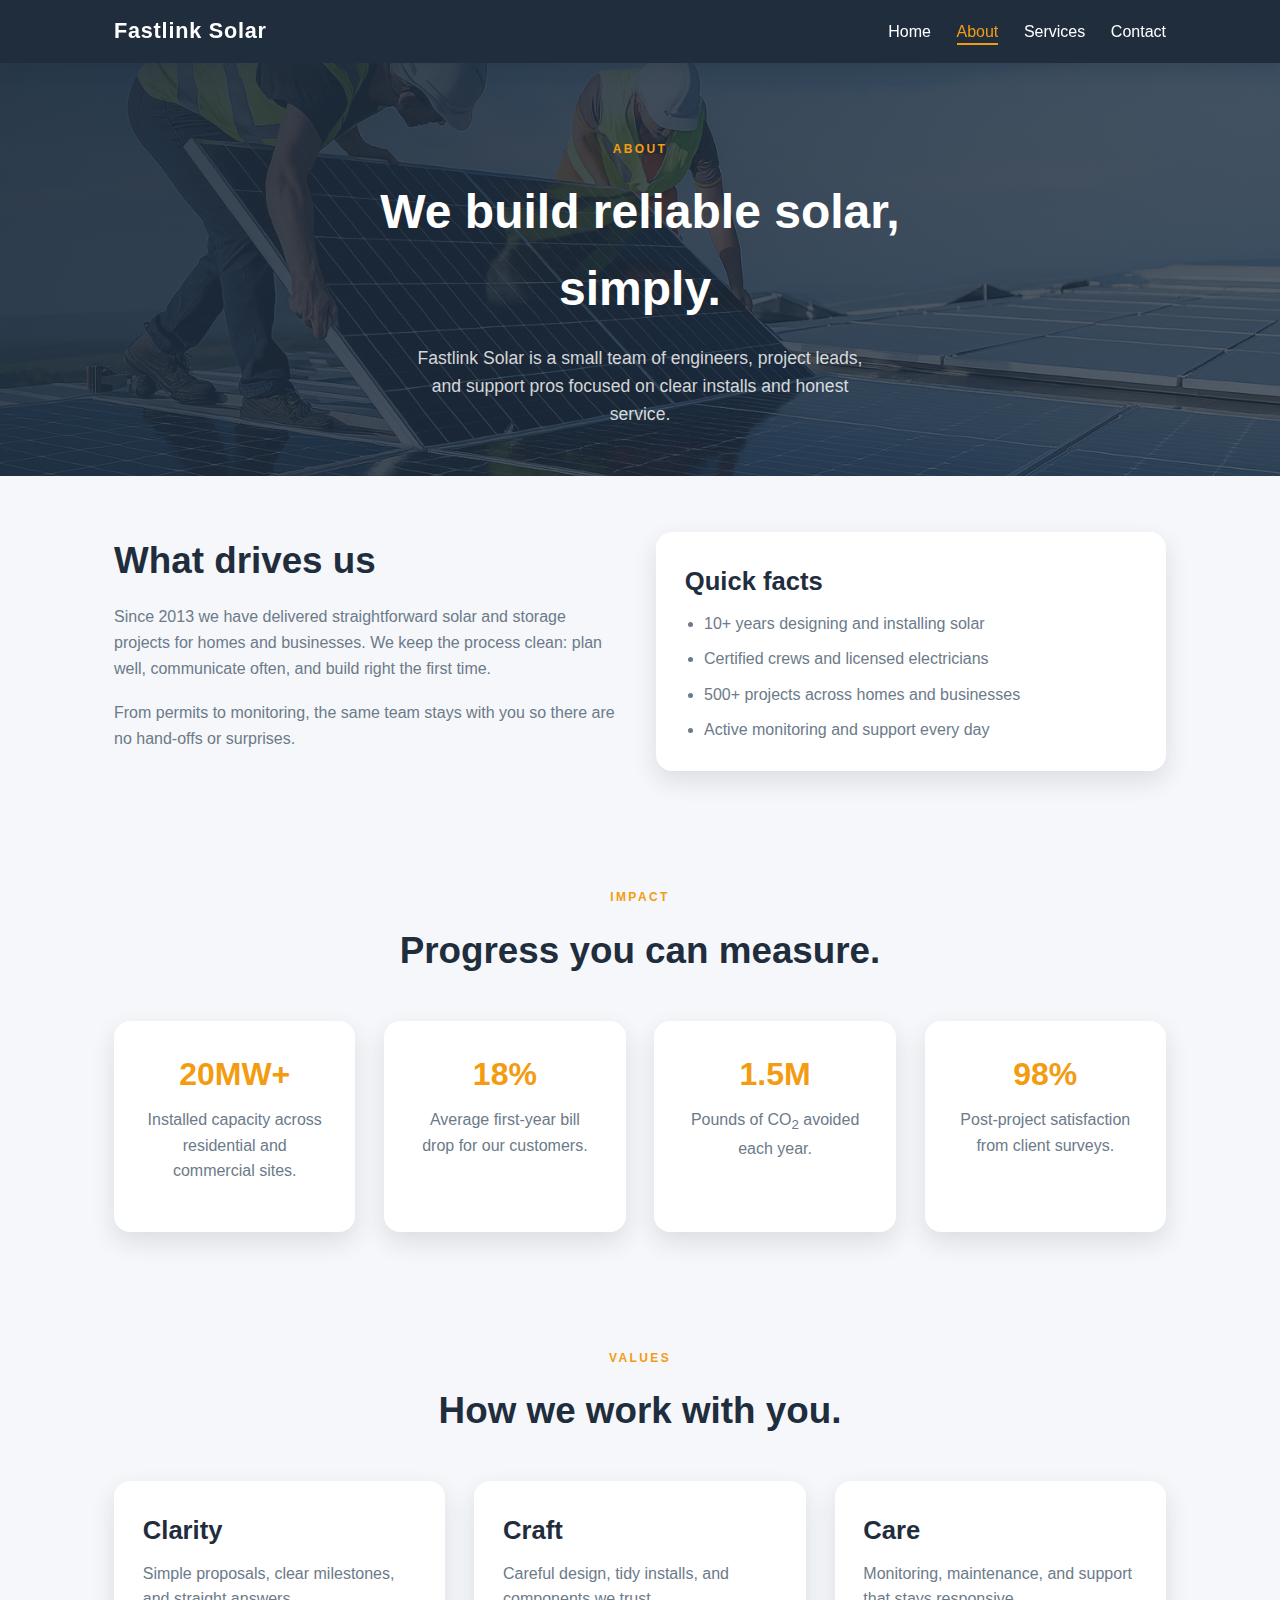
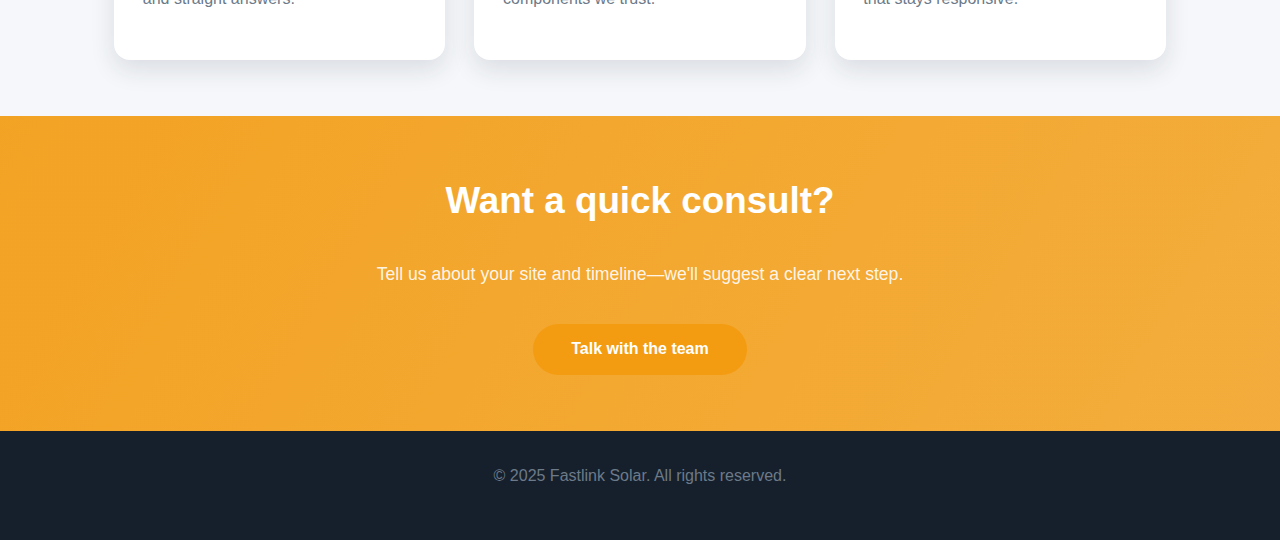
<file: About.html>
<!DOCTYPE html>
<html lang="en">
<head>
    <meta charset="utf-8">
    <meta name="viewport" content="width=device-width, initial-scale=1.0">
    <title>About | Fastlink Solar</title>
   <link rel="icon" type="image/jpg" href="./Images/Logo.jpg">
    <link rel="stylesheet" href="Styles/About.css">
</head>
<body>
    <header class="main-header">
        <div class="container">
            <a href="./" class="brand" aria-label="Fastlink Solar home">Fastlink Solar</a>

            <input type="checkbox" id="nav-check" aria-label="Toggle navigation">
            <label for="nav-check" class="nav-toggle" aria-hidden="true">
                <span></span><span></span><span></span>
            </label>

            <nav class="main-nav" aria-label="Primary navigation">
                <ul>
                    <li><a href="./">Home</a></li>
                    <li><a href="./About.html" class="active">About</a></li>
                    <li><a href="./Services.html">Services</a></li>
                    <li><a href="./Contact.html">Contact</a></li>
                </ul>
            </nav>
        </div>
    </header>

    <main>
        <section class="page-hero">
            <div class="container narrow">
                <span class="eyebrow">About</span>
                <h1>We build reliable solar, simply.</h1>
                <p class="lead">Fastlink Solar is a small team of engineers, project leads, and support pros focused on clear installs and honest service.</p>
            </div>
        </section>

        <section class="section">
            <div class="container split-grid">
                <div>
                    <h2>What drives us</h2>
                    <p>Since 2013 we have delivered straightforward solar and storage projects for homes and businesses. We keep the process clean: plan well, communicate often, and build right the first time.</p>
                    <p>From permits to monitoring, the same team stays with you so there are no hand-offs or surprises.</p>
                </div>
                <div class="info-card">
                    <h3>Quick facts</h3>
                    <ul class="checklist">
                        <li>10+ years designing and installing solar</li>
                        <li>Certified crews and licensed electricians</li>
                        <li>500+ projects across homes and businesses</li>
                        <li>Active monitoring and support every day</li>
                    </ul>
                </div>
            </div>
        </section>

        <section class="section">
            <div class="container">
                <div class="section-header">
                    <span class="eyebrow">Impact</span>
                    <h2>Progress you can measure.</h2>
                </div>
                <div class="stats-grid">
                    <div class="stat-card">
                        <strong>20MW+</strong>
                        <p>Installed capacity across residential and commercial sites.</p>
                    </div>
                    <div class="stat-card">
                        <strong>18%</strong>
                        <p>Average first-year bill drop for our customers.</p>
                    </div>
                    <div class="stat-card">
                        <strong>1.5M</strong>
                        <p>Pounds of CO<sub>2</sub> avoided each year.</p>
                    </div>
                    <div class="stat-card">
                        <strong>98%</strong>
                        <p>Post-project satisfaction from client surveys.</p>
                    </div>
                </div>
            </div>
        </section>

        <section class="section">
            <div class="container">
                <div class="section-header">
                    <span class="eyebrow">Values</span>
                    <h2>How we work with you.</h2>
                </div>
                <div class="values-grid">
                    <article class="value-card">
                        <h3>Clarity</h3>
                        <p>Simple proposals, clear milestones, and straight answers.</p>
                    </article>
                    <article class="value-card">
                        <h3>Craft</h3>
                        <p>Careful design, tidy installs, and components we trust.</p>
                    </article>
                    <article class="value-card">
                        <h3>Care</h3>
                        <p>Monitoring, maintenance, and support that stays responsive.</p>
                    </article>
                </div>
            </div>
        </section>

        <section class="section cta-section">
            <div class="container">
                <div class="cta-content">
                    <h2>Want a quick consult?</h2>
                    <p class="lead">Tell us about your site and timeline—we'll suggest a clear next step.</p>
                    <a href="./Contact.html" class="btn">Talk with the team</a>
                </div>
            </div>
        </section>
    </main>

    <footer class="site-footer">
        <div class="container footer-content">
            <p>&copy; <span id="current-year">2025</span> Fastlink Solar. All rights reserved.</p>
            
        </div>
    </footer>
</body>
</html>
</file>
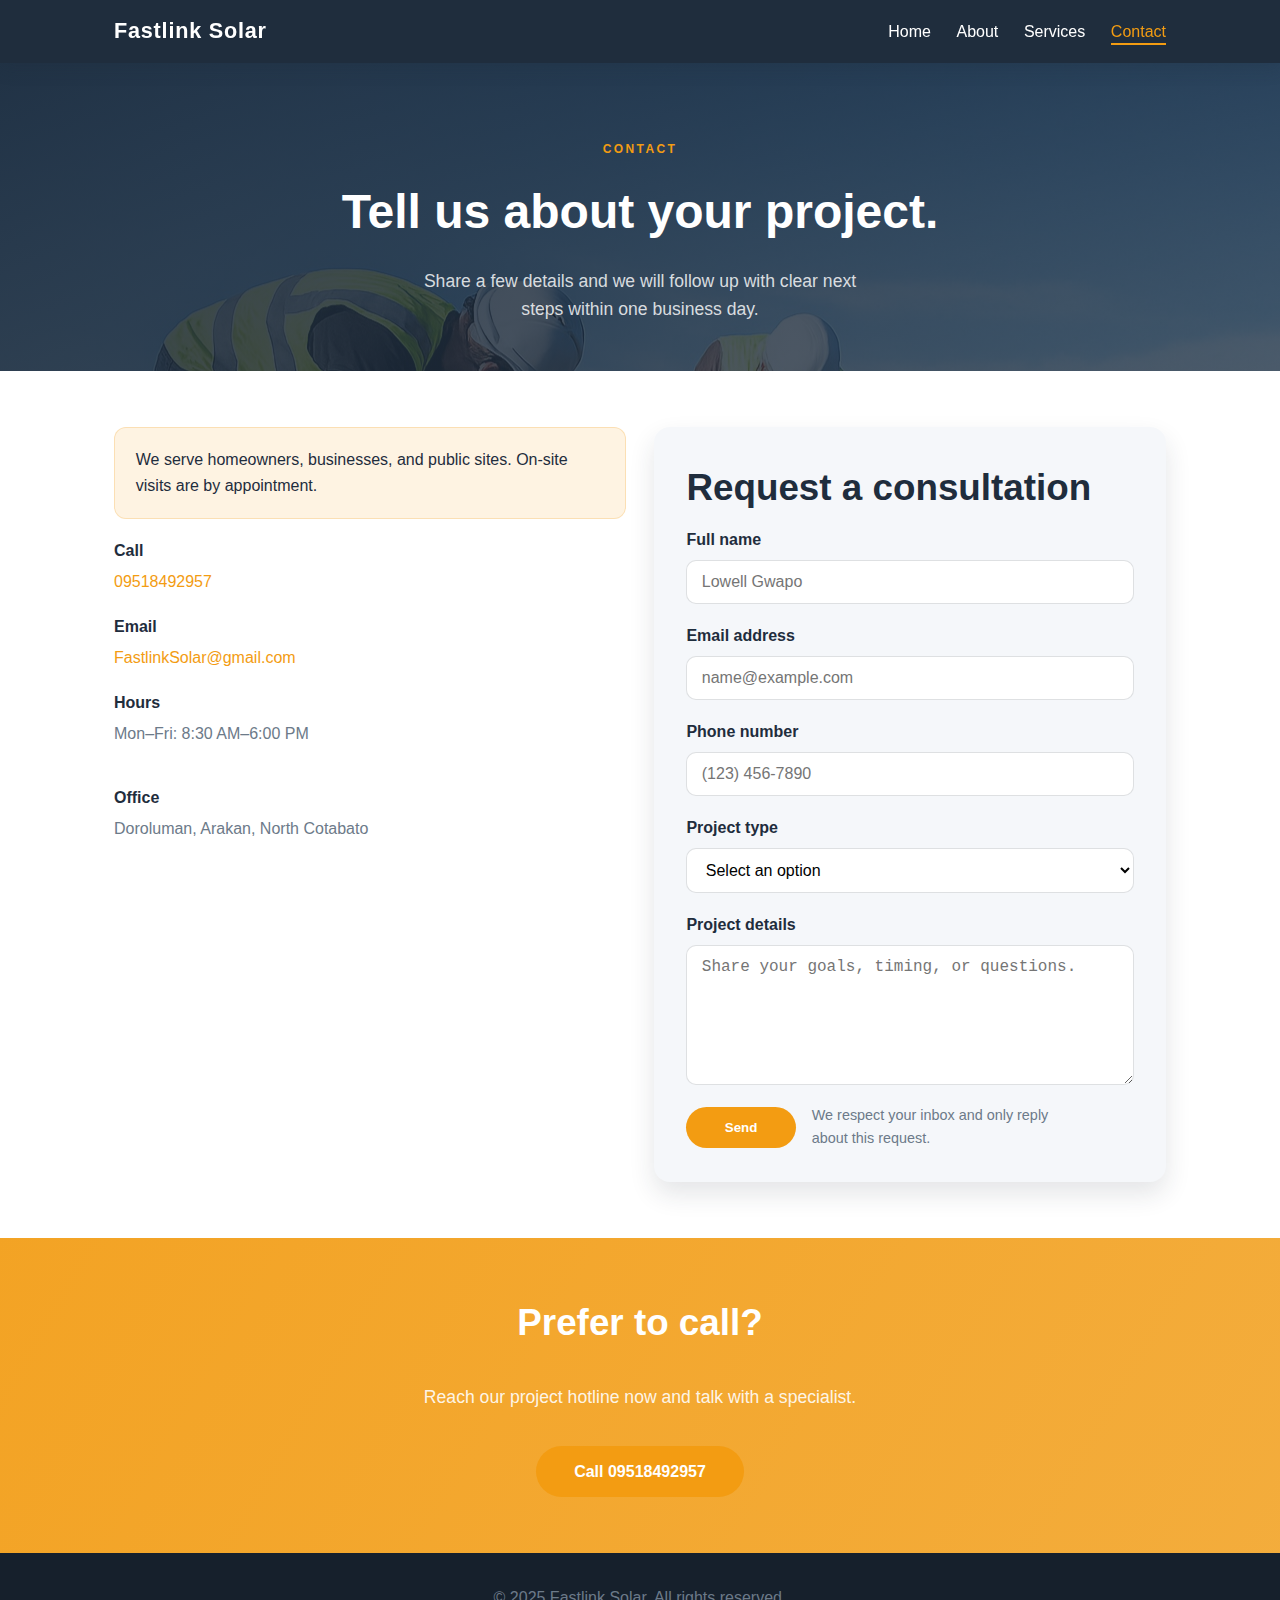
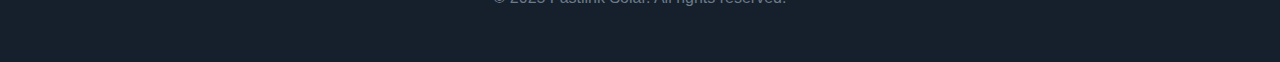
<file: Contact.html>
<!DOCTYPE html>
<html lang="en">
<head>
    <meta charset="utf-8">
    <meta name="viewport" content="width=device-width, initial-scale=1.0">
    <title>Contact | Fastlink Solar</title>
    <link rel="icon" type="image/jpg" href="./Images/Logo.jpg">
    <link rel="stylesheet" href="Styles/Contact.css">
</head>
<body>
    <header class="main-header">
        <div class="container">
            <a href="./" class="brand" aria-label="Fastlink Solar home">Fastlink Solar</a>

            <input type="checkbox" id="nav-check" aria-label="Toggle navigation">
            <label for="nav-check" class="nav-toggle" aria-hidden="true">
                <span></span><span></span><span></span>
            </label>

            <nav class="main-nav" aria-label="Primary navigation">
                <ul>
                    <li><a href="./">Home</a></li>
                    <li><a href="./About.html">About</a></li>
                    <li><a href="./Services.html">Services</a></li>
                    <li><a href="./Contact.html" class="active">Contact</a></li>
                </ul>
            </nav>
        </div>
    </header>

    <main>
        <section class="page-hero">
            <div class="container narrow">
                <span class="eyebrow">Contact</span>
                <h1>Tell us about your project.</h1>
                <p class="lead">Share a few details and we will follow up with clear next steps within one business day.</p>
            </div>
        </section>

        <section class="section contact-section">
            <div class="container contact-grid">
                <div class="contact-info">
                    <div class="note-card">
                        We serve homeowners, businesses, and public sites. On-site visits are by appointment.
                    </div>
                    <div class="contact-item">
                        <strong>Call</strong>
                        <a href="tel:09518492957">09518492957</a>
                    </div>
                    <div class="contact-item">
                        <strong>Email</strong>
                        <a href="mailto:FastlinkSolar@gmail.com">FastlinkSolar@gmail.com</a>
                    </div>
                    <div class="contact-item">
                        <strong>Hours</strong>
                        <p>Mon–Fri: 8:30 AM–6:00 PM</p>
                    </div>
                    <div class="contact-item">
                        <strong>Office</strong>
                        <p>Doroluman, Arakan, North Cotabato</p>
                    </div>
                </div>

                <form class="contact-form" action="#" method="post">
                    <h2>Request a consultation</h2>
                    <div class="form-field">
                        <label for="name">Full name</label>
                        <input type="text" id="name" name="name" placeholder="Lowell Gwapo" required>
                    </div>
                    <div class="form-field">
                        <label for="email">Email address</label>
                        <input type="email" id="email" name="email" placeholder="name@example.com" required>
                    </div>
                    <div class="form-field">
                        <label for="phone">Phone number</label>
                        <input type="tel" id="phone" name="phone" placeholder="(123) 456-7890">
                    </div>
                    <div class="form-field">
                        <label for="interest">Project type</label>
                        <select id="interest" name="interest" required>
                            <option value="" disabled selected>Select an option</option>
                            <option value="residential">Residential solar</option>
                            <option value="commercial">Commercial solar</option>
                            <option value="storage">Energy storage</option>
                            <option value="microgrid">Microgrid / resilience</option>
                            <option value="maintenance">Maintenance &amp; monitoring</option>
                        </select>
                    </div>
                    <div class="form-field">
                        <label for="message">Project details</label>
                        <textarea id="message" name="message" placeholder="Share your goals, timing, or questions."></textarea>
                    </div>
                    <div class="form-actions">
                        <button type="submit" class="btn">Send</button>
                        <p class="form-note">We respect your inbox and only reply about this request.</p>
                    </div>
                </form>
            </div>
        </section>

        <section class="section cta-section">
            <div class="container">
                <div class="cta-content">
                    <h2>Prefer to call?</h2>
                    <p class="lead">Reach our project hotline now and talk with a specialist.</p>
                    <a href="tel:09518492957" class="btn">Call 09518492957</a>
                </div>
            </div>
        </section>
    </main>

    <footer class="site-footer">
        <div class="container footer-content">
            <p>&copy; <span id="current-year">2025</span> Fastlink Solar. All rights reserved.</p>
           
        </div>
    </footer>
</body>
</html>
</file>
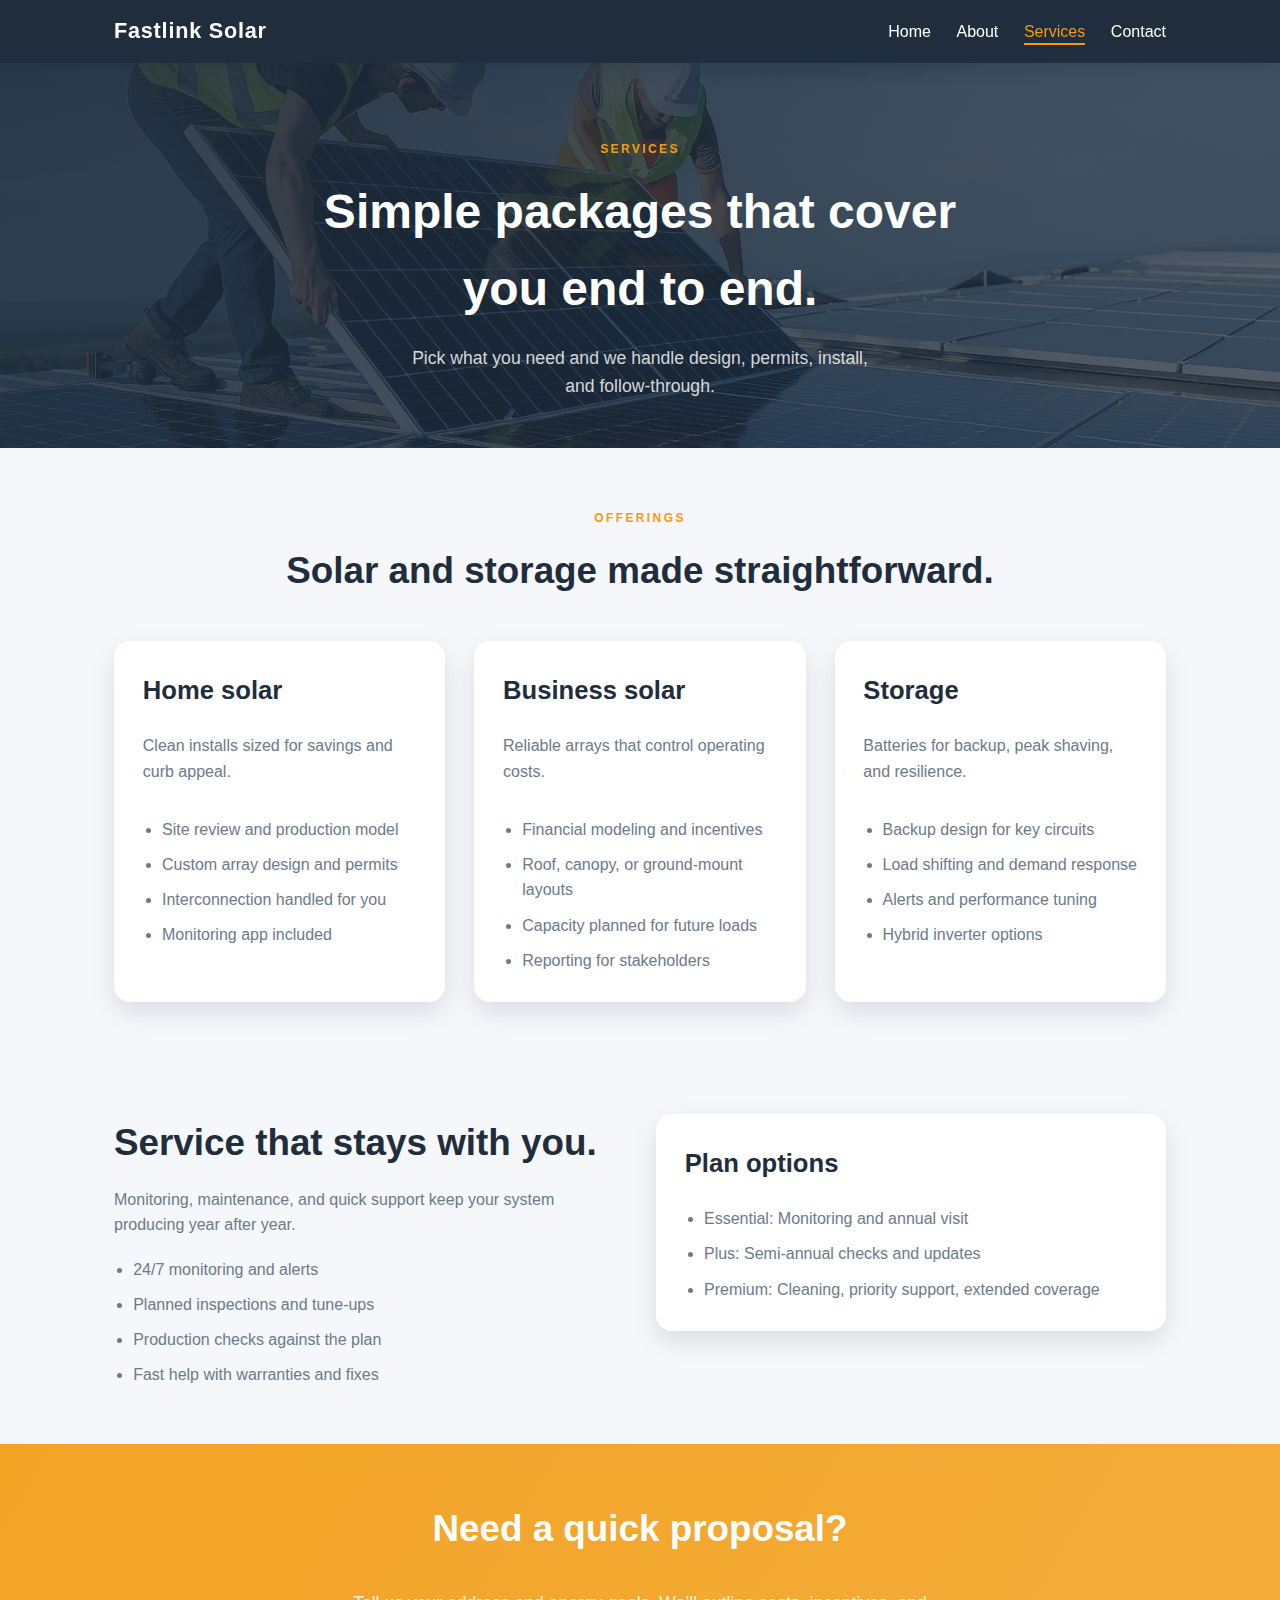
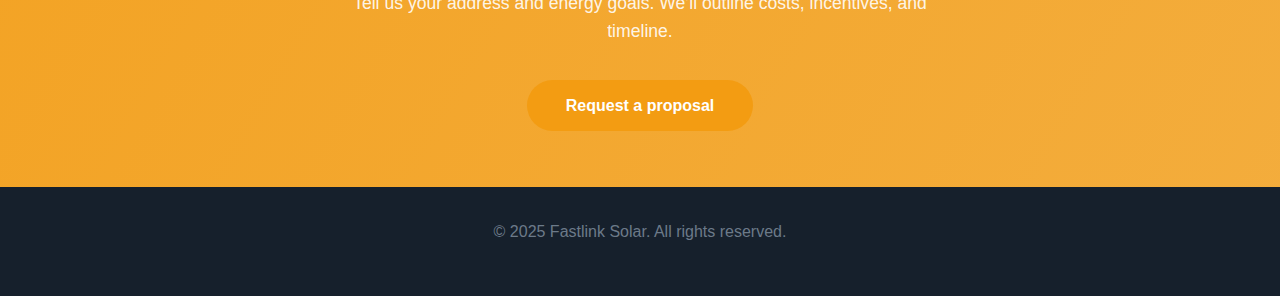
<file: Services.html>
<!DOCTYPE html>
<html lang="en">
<head>
    <meta charset="utf-8">
    <meta name="viewport" content="width=device-width, initial-scale=1.0">
    <title>Services | Fastlink Solar</title>
  <link rel="icon" type="image/jpg" href="./Images/Logo.jpg">
    <link rel="stylesheet" href="Styles/Services.css">
</head>
<body>
    <header class="main-header">
        <div class="container">
            <a href="./" class="brand" aria-label="Fastlink Solar home">Fastlink Solar</a>

            <input type="checkbox" id="nav-check" aria-label="Toggle navigation">
            <label for="nav-check" class="nav-toggle" aria-hidden="true">
                <span></span><span></span><span></span>
            </label>

            <nav class="main-nav" aria-label="Primary navigation">
                <ul>
                    <li><a href="./">Home</a></li>
                    <li><a href="./About.html">About</a></li>
                    <li><a href="./Services.html" class="active">Services</a></li>
                    <li><a href="./Contact.html">Contact</a></li>
                </ul>
            </nav>
        </div>
    </header>

    <main>
        <section class="page-hero">
            <div class="container narrow">
                <span class="eyebrow">Services</span>
                <h1>Simple packages that cover you end to end.</h1>
                <p class="lead">Pick what you need and we handle design, permits, install, and follow-through.</p>
            </div>
        </section>

        <section class="section">
            <div class="container">
                <div class="section-header">
                    <span class="eyebrow">Offerings</span>
                    <h2>Solar and storage made straightforward.</h2>
                </div>
                <div class="cards-grid">
                    <article class="card">
                        <h3>Home solar</h3>
                        <p>Clean installs sized for savings and curb appeal.</p>
                        <ul class="feature-list">
                            <li>Site review and production model</li>
                            <li>Custom array design and permits</li>
                            <li>Interconnection handled for you</li>
                            <li>Monitoring app included</li>
                        </ul>
                    </article>
                    <article class="card">
                        <h3>Business solar</h3>
                        <p>Reliable arrays that control operating costs.</p>
                        <ul class="feature-list">
                            <li>Financial modeling and incentives</li>
                            <li>Roof, canopy, or ground-mount layouts</li>
                            <li>Capacity planned for future loads</li>
                            <li>Reporting for stakeholders</li>
                        </ul>
                    </article>
                    <article class="card">
                        <h3>Storage</h3>
                        <p>Batteries for backup, peak shaving, and resilience.</p>
                        <ul class="feature-list">
                            <li>Backup design for key circuits</li>
                            <li>Load shifting and demand response</li>
                            <li>Alerts and performance tuning</li>
                            <li>Hybrid inverter options</li>
                        </ul>
                    </article>
                </div>
            </div>
        </section>

        <section class="section">
            <div class="container split-grid">
                <div>
                    <h2>Service that stays with you.</h2>
                    <p>Monitoring, maintenance, and quick support keep your system producing year after year.</p>
                    <ul class="feature-list">
                        <li>24/7 monitoring and alerts</li>
                        <li>Planned inspections and tune-ups</li>
                        <li>Production checks against the plan</li>
                        <li>Fast help with warranties and fixes</li>
                    </ul>
                </div>
                <div class="info-card">
                    <h3>Plan options</h3>
                    <ul class="checklist">
                        <li>Essential: Monitoring and annual visit</li>
                        <li>Plus: Semi-annual checks and updates</li>
                        <li>Premium: Cleaning, priority support, extended coverage</li>
                    </ul>
                </div>
            </div>
        </section>

        <section class="section cta-section">
            <div class="container">
                <div class="cta-content">
                    <h2>Need a quick proposal?</h2>
                    <p class="lead">Tell us your address and energy goals. We’ll outline costs, incentives, and timeline.</p>
                    <a href="./Contact.html" class="btn">Request a proposal</a>
                </div>
            </div>
        </section>
    </main>

    <footer class="site-footer">
        <div class="container footer-content">
            <p>&copy; <span id="current-year">2025</span> Fastlink Solar. All rights reserved.</p>
            
        </div>
    </footer>
</body>
</html>
</file>
<file: Styles/About.css>
/* About page styles */

* {
    box-sizing: border-box;
    margin: 0;
    padding: 0;
}

:root {
    --primary: #1f2d3d;
    --accent: #f39c12;
    --accent-dark: #d98206;
    --light: #ffffff;
    --muted: #6c7a89;
    --bg: #f5f7fa;
    --max-width: 1100px;
}

body {
    font-family: "Segoe UI", Tahoma, Geneva, Verdana, sans-serif;
    line-height: 1.6;
    color: var(--primary);
    background-color: var(--bg);
    display: flex;
    flex-direction: column;
    min-height: 100vh;
}

main {
    flex: 1 0 auto;
}

img {
    max-width: 100%;
    height: auto;
    display: block;
}

.container {
    max-width: var(--max-width);
    margin: 0 auto;
    padding: 0 1.5rem;
}

.container.narrow {
    max-width: 720px;
}

h1,
h2,
h3,
h4 {
    font-weight: 600;
    color: var(--primary);
}

h1 {
    font-size: clamp(2rem, 4vw, 3rem);
    margin-bottom: 1rem;
}

h2 {
    font-size: clamp(1.6rem, 3vw, 2.3rem);
    margin-bottom: 0.85rem;
}

h3 {
    font-size: clamp(1.3rem, 2vw, 1.7rem);
    margin-bottom: 0.6rem;
}

p {
    margin-bottom: 1.2rem;
    color: var(--muted);
}

.lead {
    font-size: 1.1rem;
    color: var(--primary);
}

a {
    color: var(--accent);
    text-decoration: none;
    transition: color 0.2s ease;
}

a:hover,
a:focus {
    color: var(--accent-dark);
    text-decoration: underline;
}

section {
    padding: 3.5rem 0;
}

.btn {
    display: inline-flex;
    align-items: center;
    justify-content: center;
    padding: 0.8rem 2.4rem;
    border-radius: 999px;
    background-color: var(--accent);
    color: var(--light);
    font-weight: 600;
    border: none;
    cursor: pointer;
    transition: background-color 0.2s ease, transform 0.2s ease;
}

.btn:hover,
.btn:focus {
    background-color: var(--accent-dark);
    transform: translateY(-2px);
}

.eyebrow {
    display: inline-block;
    text-transform: uppercase;
    letter-spacing: 0.15rem;
    font-size: 0.75rem;
    font-weight: 600;
    color: var(--accent);
    margin-bottom: 0.9rem;
}

/* Header */
.main-header {
    position: sticky;
    top: 0;
    z-index: 100;
    background-color: var(--primary);
    color: var(--light);
    padding: 0.9rem 0;
    box-shadow: 0 6px 16px rgba(31, 45, 61, 0.2);
}

.main-header .container {
    display: flex;
    align-items: center;
    justify-content: space-between;
    gap: 1.2rem;
    position: relative;
}

.brand {
    color: var(--light);
    font-weight: 700;
    font-size: 1.35rem;
    letter-spacing: 0.05rem;
}

.brand:hover {
    color: rgba(255, 255, 255, 0.85);
    text-decoration: none;
}

#nav-check {
    display: none;
}

.nav-toggle {
    display: none;
    flex-direction: column;
    gap: 0.3rem;
    padding: 0.25rem;
    cursor: pointer;
}

.nav-toggle span {
    width: 24px;
    height: 2px;
    background-color: var(--light);
}

.main-nav ul {
    list-style: none;
    display: flex;
    gap: 1.6rem;
    align-items: center;
}

.main-nav a {
    color: var(--light);
    font-weight: 500;
    padding-bottom: 0.2rem;
    border-bottom: 2px solid transparent;
    transition: border-color 0.2s ease, color 0.2s ease;
}

.main-nav a:hover,
.main-nav a:focus {
    color: rgba(255, 255, 255, 0.85);
    border-color: rgba(255, 255, 255, 0.4);
}

.main-nav a.active {
    color: var(--accent);
    border-color: var(--accent);
}

/* Hero */
.page-hero {
    padding: 4.5rem 0 3rem;
    background: linear-gradient(140deg, rgba(31, 45, 61, 0.92), rgba(31, 45, 61, 0.75)), url("../Images/background.jpg") no-repeat center/cover;
    color: var(--light);
    text-align: center;
}

.page-hero h1 {
    color: var(--light);
}

.page-hero p {
    color: rgba(255, 255, 255, 0.82);
    max-width: 48ch;
    margin: 0 auto;
}

/* Sections */
.section-header {
    text-align: center;
    max-width: 720px;
    margin: 0 auto 2.5rem;
}

.split-grid {
    display: grid;
    gap: 2rem;
    grid-template-columns: repeat(auto-fit, minmax(260px, 1fr));
    align-items: start;
}

.info-card {
    background-color: var(--light);
    border-radius: 16px;
    padding: 1.8rem;
    box-shadow: 0 10px 24px rgba(31, 45, 61, 0.12);
}

.checklist {
    margin: 0;
    padding-left: 1.2rem;
    display: grid;
    gap: 0.6rem;
}

.checklist li {
    color: var(--muted);
}

.stats-grid,
.values-grid {
    display: grid;
    gap: 1.8rem;
    grid-template-columns: repeat(auto-fit, minmax(240px, 1fr));
}

.stats-grid {
    grid-template-columns: repeat(auto-fit, minmax(180px, 1fr));
}

.stat-card,
.value-card {
    background-color: var(--light);
    border-radius: 16px;
    padding: 1.8rem;
    box-shadow: 0 10px 24px rgba(31, 45, 61, 0.12);
}

.stat-card {
    text-align: center;
}

.stat-card strong {
    display: block;
    font-size: 2rem;
    color: var(--accent);
    margin-bottom: 0.4rem;
}

/* CTA */
.cta-section {
    background: linear-gradient(120deg, rgba(243, 156, 18, 0.92), rgba(243, 156, 18, 0.82));
    color: var(--light);
    text-align: center;
}

.cta-content {
    max-width: 620px;
    margin: 0 auto;
    display: flex;
    flex-direction: column;
    gap: 1rem;
    align-items: center;
}

.cta-content h2 {
    color: var(--light);
}

.cta-content p {
    color: rgba(255, 255, 255, 0.9);
}

/* Footer */
.site-footer {
    background-color: #16202c;
    color: rgba(255, 255, 255, 0.72);
    padding: 2rem 0;
}

.footer-content {
    display: flex;
    flex-wrap: wrap;
    align-items: center;
    justify-content: space-between;
    gap: 1rem;
    display: block;
    text-align: center;
}



/* Responsive */
@media (max-width: 900px) {
    section {
        padding: 3rem 0;
    }
}

@media (max-width: 760px) {
    .nav-toggle {
        display: flex;
    }

    .main-nav {
        position: absolute;
        left: 0;
        right: 0;
        top: 100%;
        background-color: var(--primary);
        max-height: 0;
        overflow: hidden;
        transition: max-height 0.25s ease;
        box-shadow: 0 14px 28px rgba(31, 45, 61, 0.22);
    }

    .main-nav ul {
        flex-direction: column;
        gap: 0;
    }

    .main-nav a {
        display: block;
        padding: 0.9rem 1.5rem;
        border-bottom: 1px solid rgba(255, 255, 255, 0.12);
    }

    #nav-check:checked ~ .main-nav {
        max-height: 320px;
    }
}

@media (max-width: 520px) {
    .btn {
        width: 100%;
    }

    .footer-content {
        flex-direction: column;
        text-align: center;
    }
}
</file>
<file: Styles/Contact.css>
/* Contact page styles */

* {
    box-sizing: border-box;
    margin: 0;
    padding: 0;
}

:root {
    --primary: #1f2d3d;
    --accent: #f39c12;
    --accent-dark: #d98206;
    --light: #ffffff;
    --muted: #6c7a89;
    --bg: #f5f7fa;
    --max-width: 1100px;
}

body {
    font-family: "Segoe UI", Tahoma, Geneva, Verdana, sans-serif;
    line-height: 1.6;
    color: var(--primary);
    background-color: var(--bg);
    display: flex;
    flex-direction: column;
    min-height: 100vh;
}

main {
    flex: 1 0 auto;
}

img {
    max-width: 100%;
    height: auto;
    display: block;
}

.container {
    max-width: var(--max-width);
    margin: 0 auto;
    padding: 0 1.5rem;
}

.container.narrow {
    max-width: 720px;
}

h1,
h2,
h3,
h4 {
    font-weight: 600;
    color: var(--primary);
}

h1 {
    font-size: clamp(2rem, 4vw, 3rem);
    margin-bottom: 1rem;
}

h2 {
    font-size: clamp(1.6rem, 3vw, 2.3rem);
    margin-bottom: 0.85rem;
}

h3 {
    font-size: clamp(1.3rem, 2vw, 1.7rem);
    margin-bottom: 0.6rem;
}

p {
    margin-bottom: 1.2rem;
    color: var(--muted);
}

.lead {
    font-size: 1.1rem;
    color: var(--primary);
}

a {
    color: var(--accent);
    text-decoration: none;
    transition: color 0.2s ease;
}

a:hover,
a:focus {
    color: var(--accent-dark);
    text-decoration: underline;
}

section {
    padding: 3.5rem 0;
}

.btn {
    display: inline-flex;
    align-items: center;
    justify-content: center;
    padding: 0.8rem 2.4rem;
    border-radius: 999px;
    background-color: var(--accent);
    color: var(--light);
    font-weight: 600;
    border: none;
    cursor: pointer;
    transition: background-color 0.2s ease, transform 0.2s ease;
}

.btn:hover,
.btn:focus {
    background-color: var(--accent-dark);
    transform: translateY(-2px);
}

.eyebrow {
    display: inline-block;
    text-transform: uppercase;
    letter-spacing: 0.15rem;
    font-size: 0.75rem;
    font-weight: 600;
    color: var(--accent);
    margin-bottom: 0.9rem;
}

/* Header */
.main-header {
    position: sticky;
    top: 0;
    z-index: 100;
    background-color: var(--primary);
    color: var(--light);
    padding: 0.9rem 0;
    box-shadow: 0 6px 16px rgba(31, 45, 61, 0.2);
}

.main-header .container {
    display: flex;
    align-items: center;
    justify-content: space-between;
    gap: 1.2rem;
    position: relative;
}

.brand {
    color: var(--light);
    font-weight: 700;
    font-size: 1.35rem;
    letter-spacing: 0.05rem;
}

.brand:hover {
    color: rgba(255, 255, 255, 0.85);
    text-decoration: none;
}

#nav-check {
    display: none;
}

.nav-toggle {
    display: none;
    flex-direction: column;
    gap: 0.3rem;
    padding: 0.25rem;
    cursor: pointer;
}

.nav-toggle span {
    width: 24px;
    height: 2px;
    background-color: var(--light);
}

.main-nav ul {
    list-style: none;
    display: flex;
    gap: 1.6rem;
    align-items: center;
}

.main-nav a {
    color: var(--light);
    font-weight: 500;
    padding-bottom: 0.2rem;
    border-bottom: 2px solid transparent;
    transition: border-color 0.2s ease, color 0.2s ease;
}

.main-nav a:hover,
.main-nav a:focus {
    color: rgba(255, 255, 255, 0.85);
    border-color: rgba(255, 255, 255, 0.4);
}

.main-nav a.active {
    color: var(--accent);
    border-color: var(--accent);
}

/* Hero */
.page-hero {
    padding: 4.5rem 0 3rem;
    background: linear-gradient(140deg, rgba(31, 45, 61, 0.92), rgba(31, 45, 61, 0.75)), url("../Images/background.jpg"), no-repeat center/cover;
    color: var(--light);
    text-align: center;    

}

.page-hero h1 {
    color: var(--light);
}

.page-hero p {
    color: rgba(255, 255, 255, 0.82);
    max-width: 48ch;
    margin: 0 auto;
}

/* Sections */
.section-header {
    text-align: center;
    max-width: 720px;
    margin: 0 auto 2.5rem;
}

.contact-section {
    background-color: var(--light);
}

.contact-grid {
    display: grid;
    gap: 1.8rem;
    grid-template-columns: repeat(auto-fit, minmax(280px, 1fr));
    align-items: start;
}

.contact-info {
    display: grid;
    gap: 1.2rem;
}

.contact-item strong {
    display: block;
    color: var(--primary);
    margin-bottom: 0.35rem;
}

.note-card {
    background-color: rgba(243, 156, 18, 0.12);
    border-radius: 12px;
    padding: 1.2rem 1.3rem;
    color: var(--primary);
    border: 1px solid rgba(243, 156, 18, 0.22);
}

.contact-form {
    background-color: var(--bg);
    border-radius: 16px;
    padding: 2rem;
    box-shadow: 0 12px 26px rgba(31, 45, 61, 0.12);
}

.contact-form h2 {
    margin-bottom: 0.6rem;
}

.form-field {
    display: flex;
    flex-direction: column;
    gap: 0.45rem;
    margin-bottom: 1.2rem;
}

.form-field label {
    font-weight: 600;
    color: var(--primary);
}

.form-field input,
.form-field select,
.form-field textarea {
    padding: 0.75rem 0.9rem;
    border-radius: 10px;
    border: 1px solid rgba(31, 45, 61, 0.15);
    background-color: var(--light);
    font-size: 1rem;
}

.form-field textarea {
    min-height: 140px;
    resize: vertical;
}

.form-field input:focus,
.form-field select:focus,
.form-field textarea:focus {
    border-color: var(--accent);
    outline: none;
    box-shadow: 0 0 0 3px rgba(243, 156, 18, 0.2);
}

.form-actions {
    display: flex;
    flex-wrap: wrap;
    gap: 1rem;
    align-items: center;
}

.form-note {
    margin: 0;
    font-size: 0.9rem;
    color: var(--muted);
    max-width: 32ch;
}

.values-grid {
    display: grid;
    gap: 1.8rem;
    grid-template-columns: repeat(auto-fit, minmax(240px, 1fr));
}

.value-card {
    background-color: var(--light);
    border-radius: 16px;
    padding: 1.8rem;
    box-shadow: 0 10px 24px rgba(31, 45, 61, 0.12);
}

/* CTA */
.cta-section {
    background: linear-gradient(120deg, rgba(243, 156, 18, 0.92), rgba(243, 156, 18, 0.82));
    color: var(--light);
    text-align: center;
}

.cta-content {
    max-width: 620px;
    margin: 0 auto;
    display: flex;
    flex-direction: column;
    gap: 1rem;
    align-items: center;
}

.cta-content h2 {
    color: var(--light);
}

.cta-content p {
    color: rgba(255, 255, 255, 0.9);
}

/* Footer */
.site-footer {
    background-color: #16202c;
    color: rgba(255, 255, 255, 0.72);
    padding: 2rem 0;
    

.footer-content {
    display: flex;
    flex-wrap: wrap;
    align-items: center;
    justify-content: space-between;
    gap: 1rem;
    display: block;
    text-align: center;
}
}

/* Responsive */
@media (max-width: 900px) {
    section {
        padding: 3rem 0;
    }
}

@media (max-width: 760px) {
    .nav-toggle {
        display: flex;
    }
    
    .main-nav {
        position: absolute;
        left: 0;
        right: 0;
        top: 100%;
        background-color: var(--primary);
        max-height: 0;
        overflow: hidden;
        transition: max-height 0.25s ease;
        box-shadow: 0 14px 28px rgba(31, 45, 61, 0.22);
    }
    
    .main-nav ul {
        flex-direction: column;
        gap: 0;
    }
    
    .main-nav a {
        display: block;
        padding: 0.9rem 1.5rem;
        border-bottom: 1px solid rgba(255, 255, 255, 0.12);
    }
    
    #nav-check:checked ~ .main-nav {
        max-height: 320px;
    }
}

@media (max-width: 520px) {
    .btn {
        width: 100%;
    }
    
    .contact-form {
        padding: 1.6rem;
    }
    
    .footer-content {
        flex-direction: column;
        text-align: center;
    }
}
</file>
<file: Styles/Services.css>
/* Services page styles */

* {
    box-sizing: border-box;
    margin: 0;
    padding: 0;
}

:root {
    --primary: #1f2d3d;
    --accent: #f39c12;
    --accent-dark: #d98206;
    --light: #ffffff;
    --muted: #6c7a89;
    --bg: #f5f7fa;
    --max-width: 1100px;
}

body {
    font-family: "Segoe UI", Tahoma, Geneva, Verdana, sans-serif;
    line-height: 1.6;
    color: var(--primary);
    background-color: var(--bg);
    display: flex;
    flex-direction: column;
    min-height: 100vh;
}

main {
    flex: 1 0 auto;
}

img {
    max-width: 100%;
    height: auto;
    display: block;
}

.container {
    max-width: var(--max-width);
    margin: 0 auto;
    padding: 0 1.5rem;
}

.container.narrow {
    max-width: 720px;
}

h1,
h2,
h3,
h4 {
    font-weight: 600;
    color: var(--primary);
}

h1 {
    font-size: clamp(2rem, 4vw, 3rem);
    margin-bottom: 1rem;
}

h2 {
    font-size: clamp(1.6rem, 3vw, 2.3rem);
    margin-bottom: 0.85rem;
}

h3 {
    font-size: clamp(1.3rem, 2vw, 1.7rem);
    margin-bottom: 0.6rem;
}

p {
    margin-bottom: 1.2rem;
    color: var(--muted);
}

.lead {
    font-size: 1.1rem;
    color: var(--primary);
}

a {
    color: var(--accent);
    text-decoration: none;
    transition: color 0.2s ease;
}

a:hover,
a:focus {
    color: var(--accent-dark);
    text-decoration: underline;
}

section {
    padding: 3.5rem 0;
}

.btn {
    display: inline-flex;
    align-items: center;
    justify-content: center;
    padding: 0.8rem 2.4rem;
    border-radius: 999px;
    background-color: var(--accent);
    color: var(--light);
    font-weight: 600;
    border: none;
    cursor: pointer;
    transition: background-color 0.2s ease, transform 0.2s ease;
}

.btn:hover,
.btn:focus {
    background-color: var(--accent-dark);
    transform: translateY(-2px);
}

.eyebrow {
    display: inline-block;
    text-transform: uppercase;
    letter-spacing: 0.15rem;
    font-size: 0.75rem;
    font-weight: 600;
    color: var(--accent);
    margin-bottom: 0.9rem;
}

/* Header */
.main-header {
    position: sticky;
    top: 0;
    z-index: 100;
    background-color: var(--primary);
    color: var(--light);
    padding: 0.9rem 0;
    box-shadow: 0 6px 16px rgba(31, 45, 61, 0.2);
}

.main-header .container {
    display: flex;
    align-items: center;
    justify-content: space-between;
    gap: 1.2rem;
    position: relative;
}

.brand {
    color: var(--light);
    font-weight: 700;
    font-size: 1.35rem;
    letter-spacing: 0.05rem;
}

.brand:hover {
    color: rgba(255, 255, 255, 0.85);
    text-decoration: none;
}

#nav-check {
    display: none;
}

.nav-toggle {
    display: none;
    flex-direction: column;
    gap: 0.3rem;
    padding: 0.25rem;
    cursor: pointer;
}

.nav-toggle span {
    width: 24px;
    height: 2px;
    background-color: var(--light);
}

.main-nav ul {
    list-style: none;
    display: flex;
    gap: 1.6rem;
    align-items: center;
}

.main-nav a {
    color: var(--light);
    font-weight: 500;
    padding-bottom: 0.2rem;
    border-bottom: 2px solid transparent;
    transition: border-color 0.2s ease, color 0.2s ease;
}

.main-nav a:hover,
.main-nav a:focus {
    color: rgba(255, 255, 255, 0.85);
    border-color: rgba(255, 255, 255, 0.4);
}

.main-nav a.active {
    color: var(--accent);
    border-color: var(--accent);
}

/* Hero */
.page-hero {
    padding: 4.5rem 0 3rem;
    background: linear-gradient(140deg, rgba(31, 45, 61, 0.92), rgba(31, 45, 61, 0.75)), url("../Images/background.jpg") no-repeat center/cover;
    color: var(--light);
    text-align: center;
}

.page-hero h1 {
    color: var(--light);
}

.page-hero p {
    color: rgba(255, 255, 255, 0.82);
    max-width: 48ch;
    margin: 0 auto;
}

/* Sections */
.section-header {
    text-align: center;
    max-width: 720px;
    margin: 0 auto 2.5rem;
}

.cards-grid,
.process-steps {
    display: grid;
    gap: 1.8rem;
    grid-template-columns: repeat(auto-fit, minmax(240px, 1fr));
}

.process-steps {
    counter-reset: step;
}

.card,
.info-card,
.process-step {
    background-color: var(--light);
    border-radius: 16px;
    padding: 1.8rem;
    box-shadow: 0 10px 24px rgba(31, 45, 61, 0.12);
    display: flex;
    flex-direction: column;
    gap: 0.8rem;
}

.process-step {
    position: relative;
    padding-top: 2.3rem;
}

.process-step::before {
    counter-increment: step;
    content: counter(step);
    position: absolute;
    top: 0.6rem;
    left: 1.8rem;
    font-weight: 700;
    color: var(--accent);
}

.feature-list,
.checklist {
    margin: 0;
    padding-left: 1.2rem;
    display: grid;
    gap: 0.6rem;
}

.feature-list li,
.checklist li {
    color: var(--muted);
}

.split-grid {
    display: grid;
    gap: 2rem;
    grid-template-columns: repeat(auto-fit, minmax(260px, 1fr));
    align-items: start;
}

/* CTA */
.cta-section {
    background: linear-gradient(120deg, rgba(243, 156, 18, 0.92), rgba(243, 156, 18, 0.82));
    color: var(--light);
    text-align: center;
}

.cta-content {
    max-width: 620px;
    margin: 0 auto;
    display: flex;
    flex-direction: column;
    gap: 1rem;
    align-items: center;
}

.cta-content h2 {
    color: var(--light);
}

.cta-content p {
    color: rgba(255, 255, 255, 0.9);
}

/* Footer */
.site-footer {
    background-color: #16202c;
    color: rgba(255, 255, 255, 0.72);
    padding: 2rem 0;
}

.footer-content {
    display: block;
    flex-wrap: wrap;
    align-items: center;
    justify-content: space-between;
    gap: 1rem;
    text-align: center;

}

.footer-links {
    display: block;
    gap: 0.8rem;
    align-items: center;
}

/* Responsive */
@media (max-width: 900px) {
    section {
        padding: 3rem 0;
    }
}

@media (max-width: 760px) {
    .nav-toggle {
        display: flex;
    }
    
    .main-nav {
        position: absolute;
        left: 0;
        right: 0;
        top: 100%;
        background-color: var(--primary);
        max-height: 0;
        overflow: hidden;
        transition: max-height 0.25s ease;
        box-shadow: 0 14px 28px rgba(31, 45, 61, 0.22);
    }
    
    .main-nav ul {
        flex-direction: column;
        gap: 0;
    }
    
    .main-nav a {
        display: block;
        padding: 0.9rem 1.5rem;
        border-bottom: 1px solid rgba(255, 255, 255, 0.12);
    }
    
    #nav-check:checked ~ .main-nav {
        max-height: 320px;
    }
}

@media (max-width: 520px) {
    .btn {
        width: 100%;
    }
    
    .footer-content {
        flex-direction: column;
        text-align: center;
    }
}
</file>
